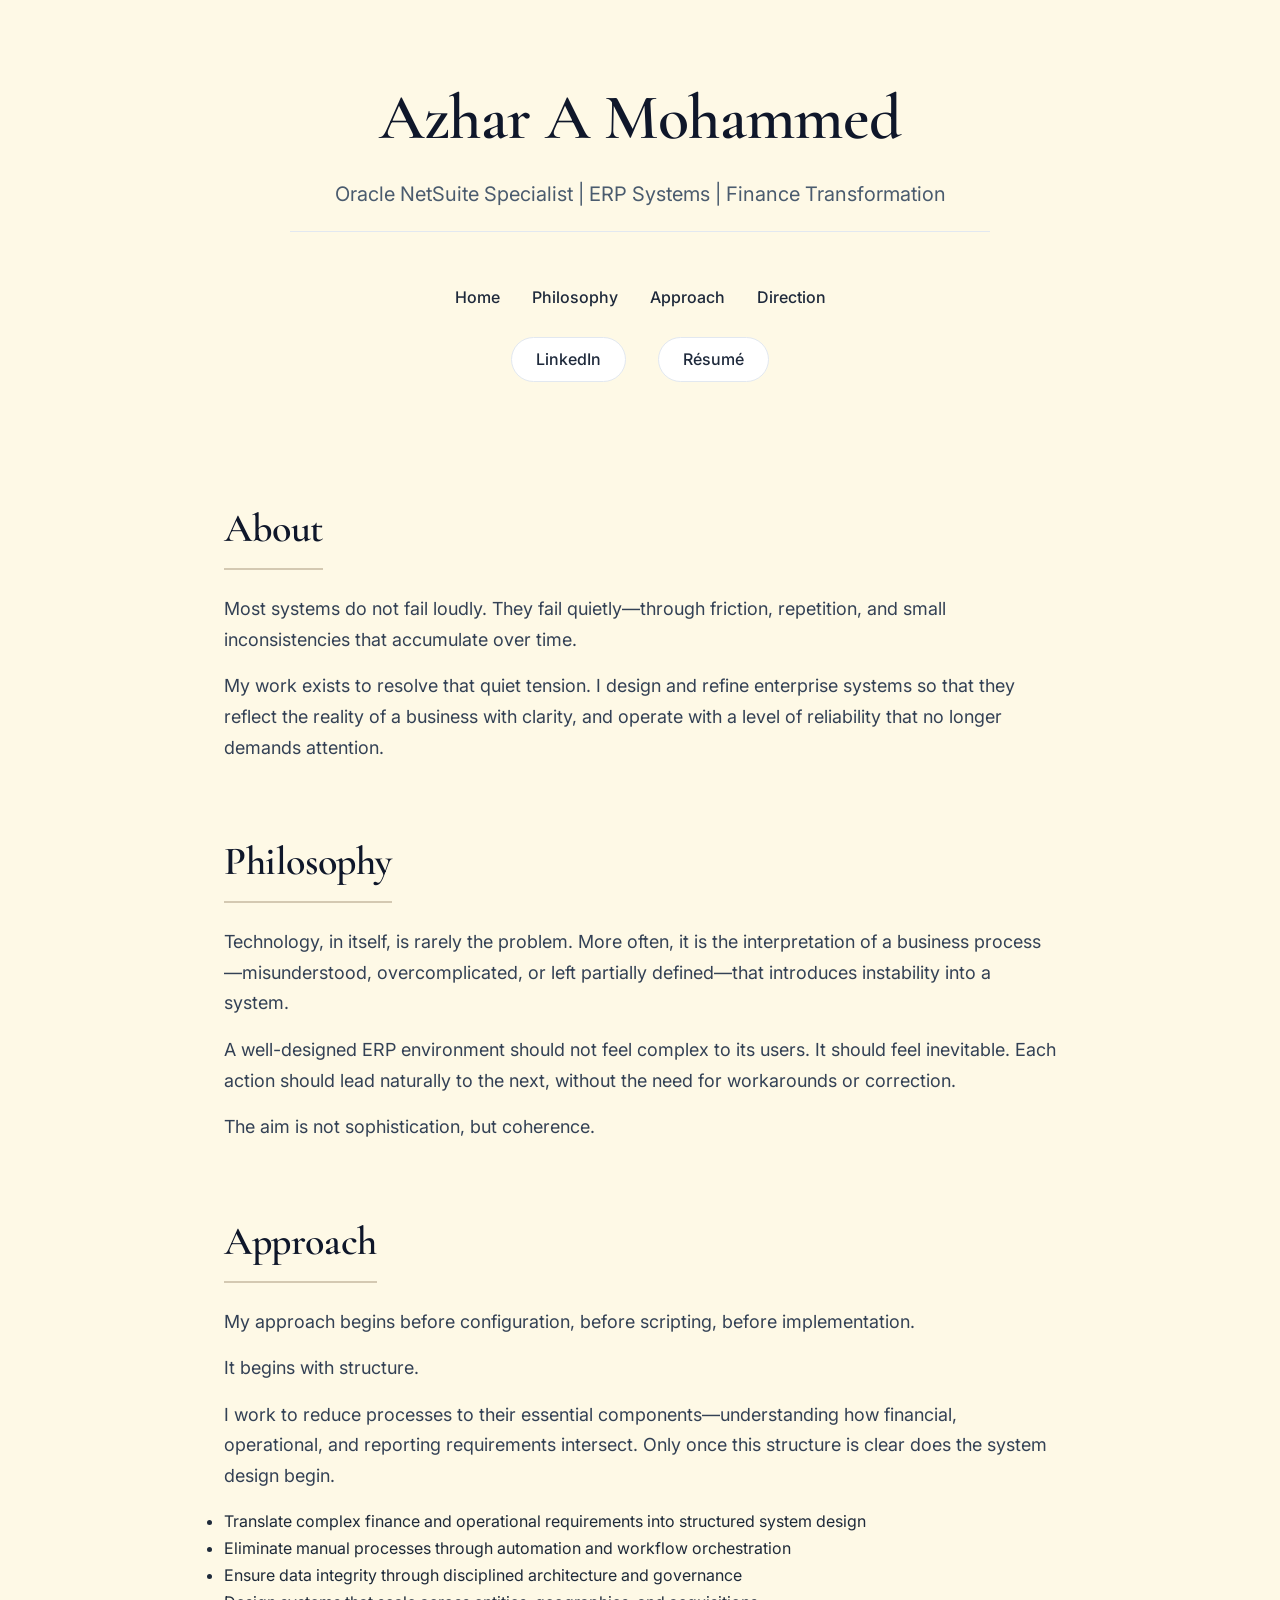
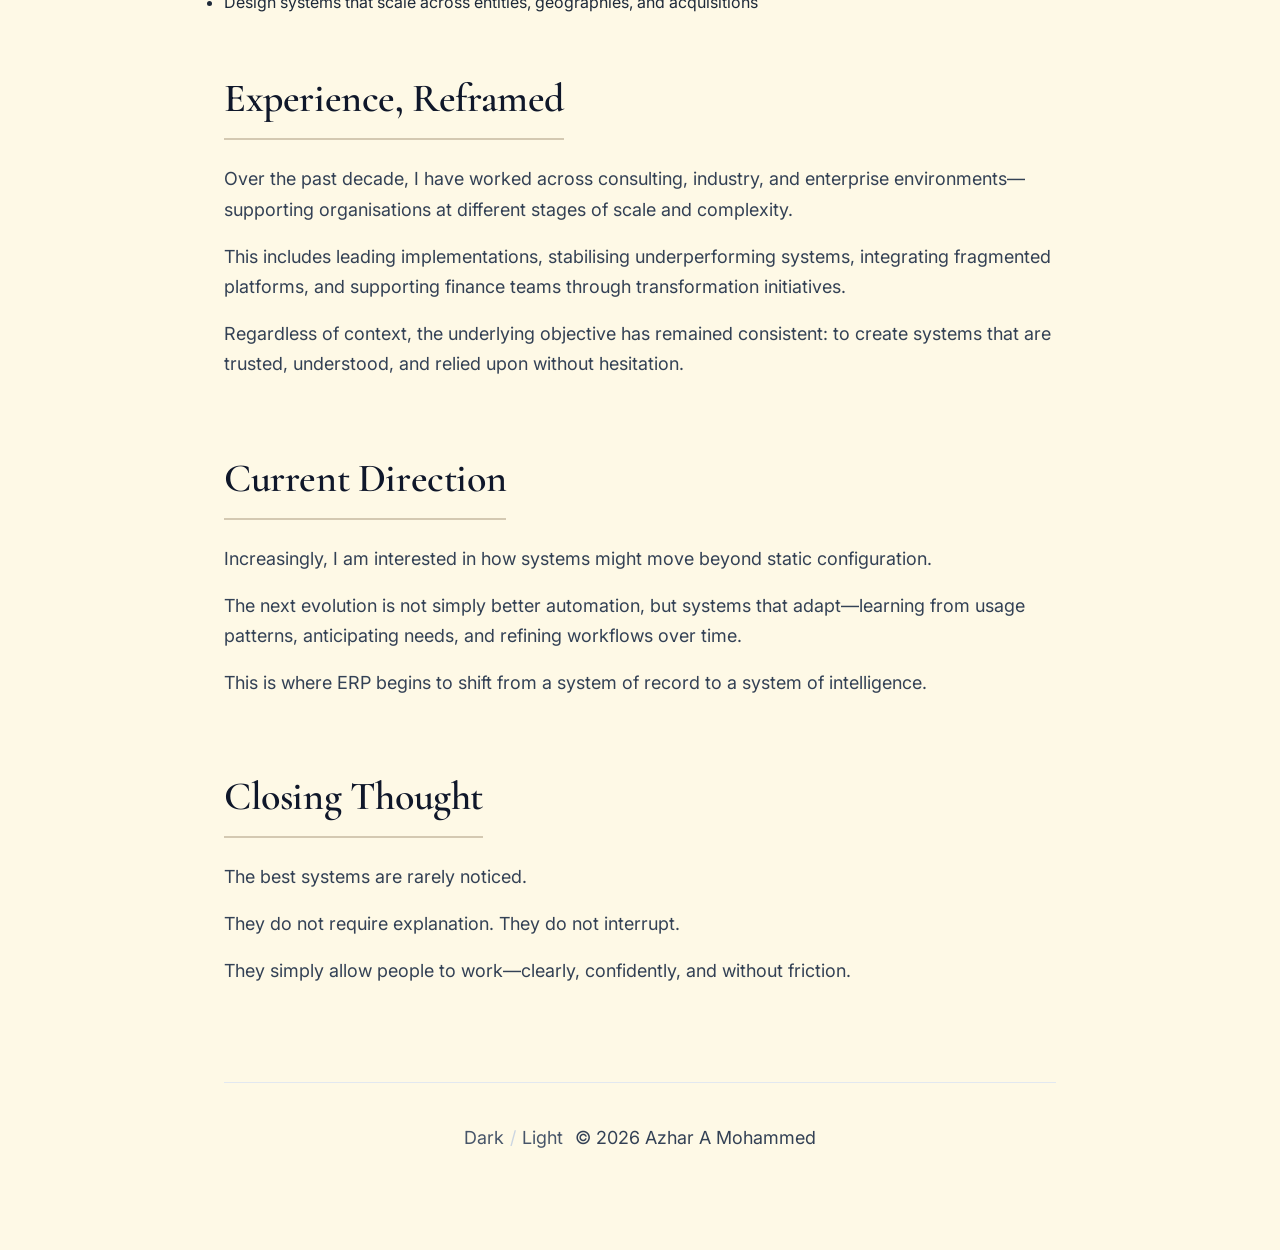
<file: aboutme.html>
<!DOCTYPE html>
<html lang="en">
<head>
  <meta charset="UTF-8">
  <meta name="viewport" content="width=device-width, initial-scale=1.0">
  <title>About | Azhar A Mohammed</title>

  <!-- Fonts (same as index for consistency) -->
  <link rel="preconnect" href="https://fonts.googleapis.com">
  <link rel="preconnect" href="https://fonts.gstatic.com" crossorigin>
  <link href="https://fonts.googleapis.com/css2?family=Inter:wght@300;400;500;600;700&family=Cormorant+Garamond:wght@500;600;700&display=swap" rel="stylesheet">

  <link rel="stylesheet" href="style.css">
</head>
<body>
  <div class="container">

    <!-- Header (consistent with index) -->
    <header>
      <h1>Azhar A Mohammed</h1>
      <p class="subtitle">
        Oracle NetSuite Specialist | ERP Systems | Finance Transformation
      </p>

      <nav>
        <div>
          <a href="index.html">Home</a>
          <a href="#philosophy">Philosophy</a>
          <a href="#approach">Approach</a>
          <a href="#direction">Direction</a>
        </div>
        <div>
          <a href="https://www.linkedin.com/in/contactmeazhar/" class="resume-btn" target="_blank">LinkedIn</a>
          <a href="Azhar_Resume_CC_1.4-1.pdf" class="resume-btn" target="_blank">Résumé</a>
        </div>
      </nav>
    </header>

    <!-- Hero / Opening -->
    <section>
      <h2>About</h2>
      <p>
        Most systems do not fail loudly. They fail quietly—through friction, repetition, and small inconsistencies that accumulate over time.
      </p>
      <p>
        My work exists to resolve that quiet tension. I design and refine enterprise systems so that they reflect the reality of a business with clarity, and operate with a level of reliability that no longer demands attention.
      </p>
    </section>

    <!-- Philosophy -->
    <section id="philosophy">
      <h2>Philosophy</h2>
      <p>
        Technology, in itself, is rarely the problem. More often, it is the interpretation of a business process—misunderstood, overcomplicated, or left partially defined—that introduces instability into a system.
      </p>
      <p>
        A well-designed ERP environment should not feel complex to its users. It should feel inevitable. Each action should lead naturally to the next, without the need for workarounds or correction.
      </p>
      <p>
        The aim is not sophistication, but coherence.
      </p>
    </section>

    <!-- Approach -->
    <section id="approach">
      <h2>Approach</h2>
      <p>
        My approach begins before configuration, before scripting, before implementation.
      </p>
      <p>
        It begins with structure.
      </p>
      <p>
        I work to reduce processes to their essential components—understanding how financial, operational, and reporting requirements intersect. Only once this structure is clear does the system design begin.
      </p>

      <ul class="expertise">
        <li>Translate complex finance and operational requirements into structured system design</li>
        <li>Eliminate manual processes through automation and workflow orchestration</li>
        <li>Ensure data integrity through disciplined architecture and governance</li>
        <li>Design systems that scale across entities, geographies, and acquisitions</li>
      </ul>
    </section>

    <!-- Experience Perspective -->
    <section>
      <h2>Experience, Reframed</h2>
      <p>
        Over the past decade, I have worked across consulting, industry, and enterprise environments—supporting organisations at different stages of scale and complexity.
      </p>
      <p>
        This includes leading implementations, stabilising underperforming systems, integrating fragmented platforms, and supporting finance teams through transformation initiatives.
      </p>
      <p>
        Regardless of context, the underlying objective has remained consistent: to create systems that are trusted, understood, and relied upon without hesitation.
      </p>
    </section>

    <!-- Direction -->
    <section id="direction">
      <h2>Current Direction</h2>
      <p>
        Increasingly, I am interested in how systems might move beyond static configuration.
      </p>
      <p>
        The next evolution is not simply better automation, but systems that adapt—learning from usage patterns, anticipating needs, and refining workflows over time.
      </p>
      <p>
        This is where ERP begins to shift from a system of record to a system of intelligence.
      </p>
    </section>

    <!-- Closing -->
    <section>
      <h2>Closing Thought</h2>
      <p>
        The best systems are rarely noticed.
      </p>
      <p>
        They do not require explanation. They do not interrupt.
      </p>
      <p>
        They simply allow people to work—clearly, confidently, and without friction.
      </p>
    </section>

    <!-- Footer (same logic as index) -->
    <footer>
      <p>
        <span class="theme-switcher-footer">
          <a href="#" id="theme-dark-footer">Dark</a>
          <span class="separator">/</span>
          <a href="#" id="theme-light-footer">Light</a>
        </span>
        © 2026 Azhar A Mohammed
      </p>
    </footer>

  </div>

  <!-- Same JS for theme consistency -->
  <script>
    function setTheme(theme) {
      if (theme === 'dark') {
        document.body.classList.add('dark-mode');
        localStorage.setItem('theme', 'dark');
      } else {
        document.body.classList.remove('dark-mode');
        localStorage.setItem('theme', 'light');
      }
    }

    function initThemeSwitcher() {
      const darkBtn = document.getElementById('theme-dark-footer');
      const lightBtn = document.getElementById('theme-light-footer');

      if (darkBtn && lightBtn) {
        darkBtn.addEventListener('click', (e) => {
          e.preventDefault();
          setTheme('dark');
        });

        lightBtn.addEventListener('click', (e) => {
          e.preventDefault();
          setTheme('light');
        });
      }
    }

    const savedTheme = localStorage.getItem('theme');
    if (savedTheme) {
      setTheme(savedTheme);
    } else {
      setTheme('light');
    }

    initThemeSwitcher();
  </script>

</body>
</html>
</file>
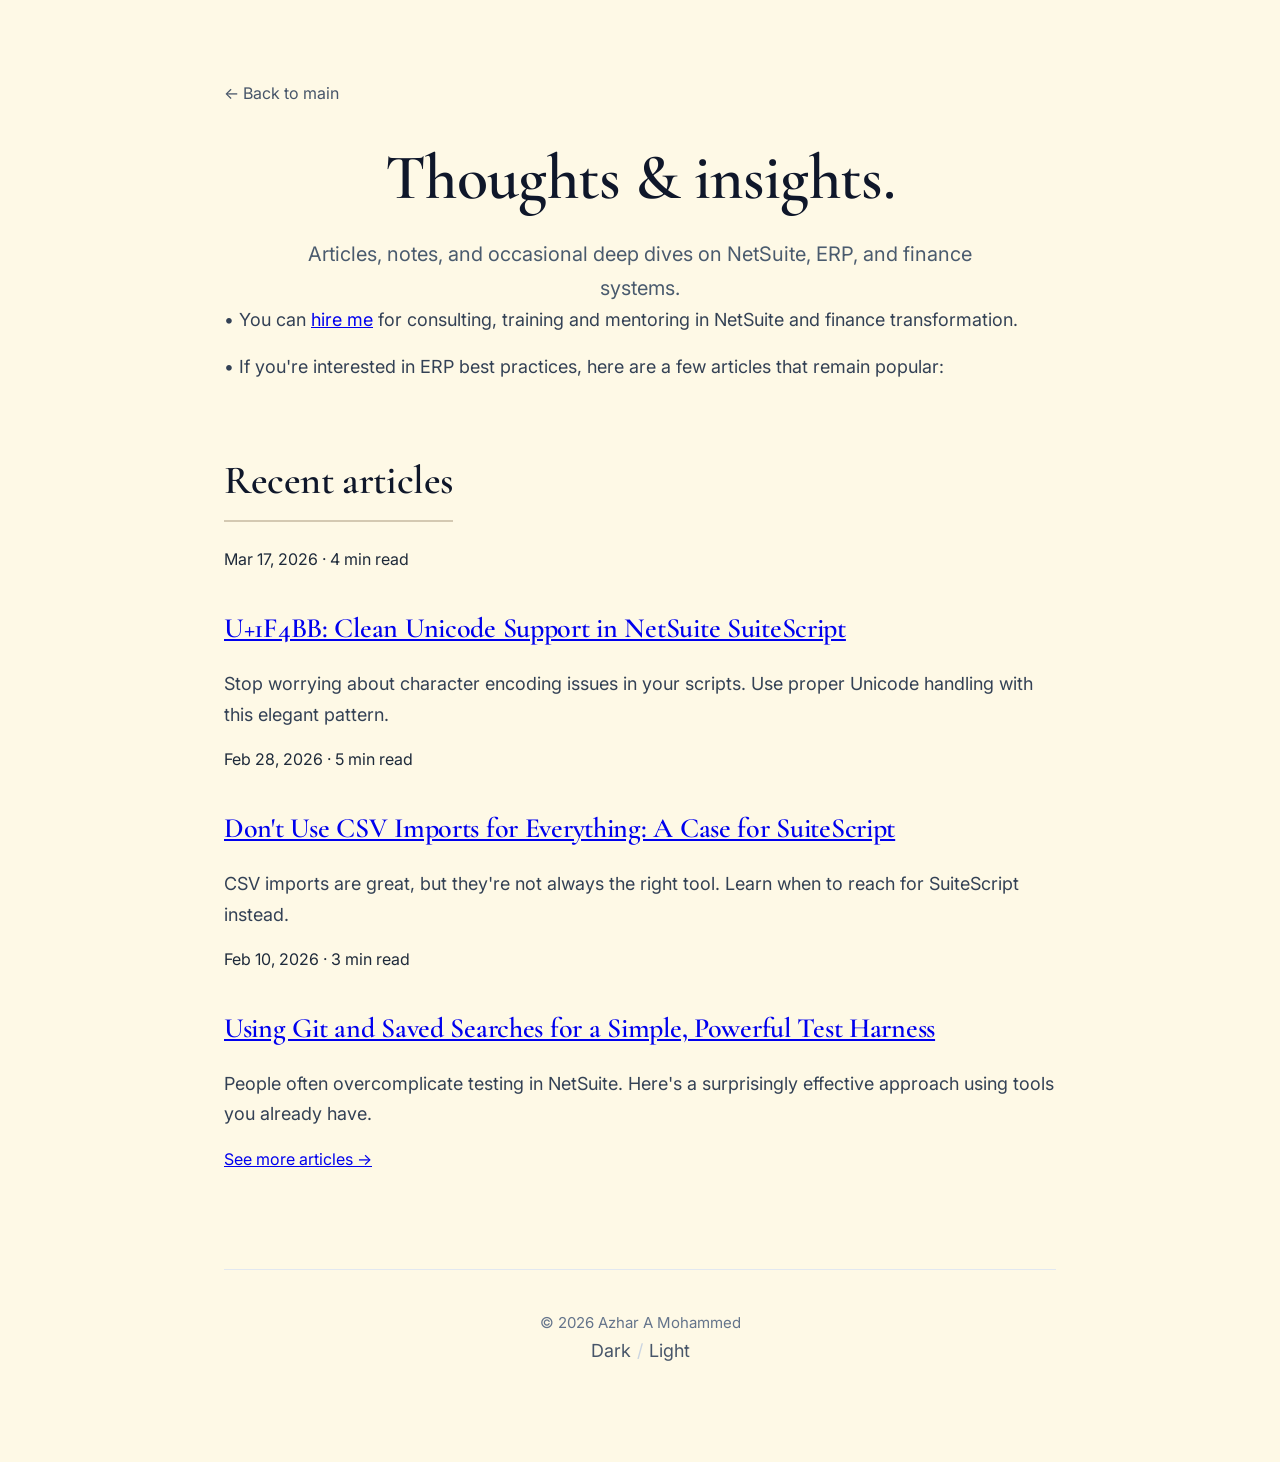
<file: insights.html>
<!DOCTYPE html>
<html lang="en">
<head>
  <meta charset="UTF-8">
  <meta name="viewport" content="width=device-width, initial-scale=1.0">
  <title>Insights | Azhar A Mohammed</title>

  <!-- SEO -->
  <meta name="description" content="Articles, notes, and deep dives on NetSuite, ERP, and finance systems by Azhar A Mohammed - certified Oracle NetSuite Specialist.">
  <meta property="og:title"       content="Insights | Azhar A Mohammed">
  <meta property="og:description" content="Articles, notes, and deep dives on NetSuite, ERP, and finance systems.">
  <meta property="og:type"        content="website">

  <!-- Fonts -->
  <link rel="preconnect" href="https://fonts.googleapis.com">
  <link rel="preconnect" href="https://fonts.gstatic.com" crossorigin>
  <link href="https://fonts.googleapis.com/css2?family=Inter:wght@300;400;500;600;700&display=swap" rel="stylesheet">

  <link rel="icon" href="data:image/svg+xml,<svg xmlns=%22http://www.w3.org/2000/svg%22 viewBox=%220 0 100 100%22><text y=%22.9em%22 font-size=%2290%22>📊</text></svg>">
  <link rel="stylesheet" href="style.css?v=1.1">
</head>
<body>
  <div class="container">
    <a href="index.html" class="back-link">← Back to main</a>

    <h1>Thoughts & insights.</h1>
    <p class="subtitle subtitle-no-border">Articles, notes, and occasional deep dives on NetSuite, ERP, and finance systems.</p>

    <div class="intro-block">
      <p>• You can <a href="hire-me.html">hire me</a> for consulting, training and mentoring in NetSuite and finance transformation.</p>
      <p>• If you're interested in ERP best practices, here are a few articles that remain popular:</p>
    </div>

    <section class="section-plain">
      <h2>Recent articles</h2>

      <div class="article-item">
        <div class="article-meta">Mar 17, 2026 · 4 min read</div>
        <h3><a href="#">U+1F4BB: Clean Unicode Support in NetSuite SuiteScript</a></h3>
        <p>Stop worrying about character encoding issues in your scripts. Use proper Unicode handling with this elegant pattern.</p>
      </div>

      <div class="article-item">
        <div class="article-meta">Feb 28, 2026 · 5 min read</div>
        <h3><a href="#">Don't Use CSV Imports for Everything: A Case for SuiteScript</a></h3>
        <p>CSV imports are great, but they're not always the right tool. Learn when to reach for SuiteScript instead.</p>
      </div>

      <div class="article-item">
        <div class="article-meta">Feb 10, 2026 · 3 min read</div>
        <h3><a href="#">Using Git and Saved Searches for a Simple, Powerful Test Harness</a></h3>
        <p>People often overcomplicate testing in NetSuite. Here's a surprisingly effective approach using tools you already have.</p>
      </div>

      <a href="#" class="more-link">See more articles →</a>
    </section>

    <footer>
       © 2026 Azhar A Mohammed
      <p>
        <span class="theme-switcher-footer">
          <a href="#" id="theme-dark-footer">Dark</a>
          <span class="separator">/</span>
          <a href="#" id="theme-light-footer">Light</a>
        </span>
      </p>
    </footer>
  </div>

 <script data-no-instant>
  // Theme switcher (works with or without InstantClick)
  function setTheme(theme) {
    if (theme === 'dark') {
      document.body.classList.add('dark-mode');
      localStorage.setItem('theme', 'dark');
    } else {
      document.body.classList.remove('dark-mode');
      localStorage.setItem('theme', 'light');
    }
  }

  function initThemeSwitcher() {
    const darkBtn = document.getElementById('theme-dark-footer');
    const lightBtn = document.getElementById('theme-light-footer');
    if (darkBtn && lightBtn) {
      // Remove any existing listeners by cloning
      const newDark = darkBtn.cloneNode(true);
      const newLight = lightBtn.cloneNode(true);
      darkBtn.parentNode.replaceChild(newDark, darkBtn);
      lightBtn.parentNode.replaceChild(newLight, lightBtn);

      document.getElementById('theme-dark-footer').addEventListener('click', (e) => {
        e.preventDefault();
        setTheme('dark');
      });
      document.getElementById('theme-light-footer').addEventListener('click', (e) => {
        e.preventDefault();
        setTheme('light');
      });
    }
  }

  // Load saved theme on page load
  const savedTheme = localStorage.getItem('theme');
  if (savedTheme) {
    setTheme(savedTheme);
  } else {
    // Default to light mode
    setTheme('light');
  }

  // Re‑attach theme switcher after InstantClick page changes
  if (typeof InstantClick !== 'undefined') {
    InstantClick.on('change', initThemeSwitcher);
    InstantClick.init();
  }
  initThemeSwitcher();
</script>
</body>
</html>
</file>
<file: style.css>
/*! Minimalist design – with full dark mode support */
@import url('https://fonts.googleapis.com/css2?family=Inter:wght@300;400;500;600;700&family=Cormorant+Garamond:wght@500;600;700&display=swap');

* {
  margin: 0;
  padding: 0;
  box-sizing: border-box;
}

body {
  background: #fef9e6;  /* warm cream */
  color: #1e2a3a;
  font-family: 'Inter', sans-serif;
  font-weight: 400;
  line-height: 1.7;
  -webkit-font-smoothing: antialiased;
  transition: background 0.3s ease, color 0.2s ease;
}

.container {
  max-width: 880px;
  margin: 0 auto;
  padding: 80px 24px;
}

/* ===== TYPOGRAPHY ===== */
h1, h2, h3 {
  font-family: 'Cormorant Garamond', serif;
  font-weight: 600;
  letter-spacing: -0.01em;
}

h1 {
  font-size: 64px;
  line-height: 1.2;
  margin-bottom: 20px;
  text-align: center;
  color: #0f172a;
}

h2 {
  font-size: 40px;
  margin: 48px 0 24px 0;
  text-align: center;
  color: #0f172a;
  border-bottom: 2px solid #d4c9b2;
  display: inline-block;
  padding-bottom: 6px;
}

h3 {
  font-size: 28px;
  margin: 32px 0 16px 0;
  color: #1e2a3a;
}

p, .lead {
  font-size: 18px;
  line-height: 1.7;
  color: #334155;
  margin-bottom: 1rem;
}

.lead {
  font-size: 1.2rem;
}

.subtitle {
  font-size: 20px;
  font-weight: 400;
  color: #4a5b6e;
  text-align: center;
  max-width: 700px;
  margin: 0 auto 48px auto;
  border-bottom: 1px solid #e2e8f0;
  padding-bottom: 20px;
}

.subtitle-no-border {
  border-bottom: none;
  margin-bottom: 0;
  padding-bottom: 0;
}

/* ===== NAVIGATION ===== */
nav {
  margin: 48px 0 64px 0;
  text-align: center;
}

nav div {
  display: flex;
  gap: 32px;
  flex-wrap: wrap;
  justify-content: center;
  margin-bottom: 20px;
}

nav a {
  text-decoration: none;
  color: #1e293b;
  font-weight: 500;
  font-size: 16px;
  transition: color 0.2s ease;
  padding: 4px 0;
  border-bottom: 2px solid transparent;
}

nav a:hover {
  color: #b78c3c;
  border-bottom-color: #b78c3c;
}

.resume-btn {
  border: 1px solid #e2e8f0;
  padding: 8px 24px;
  border-radius: 40px;
  background: white;
  transition: all 0.2s ease;
}

.resume-btn:hover {
  background: #f1f5f9;
  border-color: #cbd5e1;
  transform: translateY(-1px);
}

/* ===== BACK LINK (hire-me page) ===== */
.back-link {
  display: inline-block;
  margin-bottom: 2rem;
  color: #475569;
  text-decoration: none;
  border-bottom: 1px solid transparent;
  transition: border-color 0.2s;
}
.back-link:hover {
  border-bottom-color: #b78c3c;
  color: #b78c3c;
}

/* ===== HIRE ME PAGE ===== */
.hire-header {
  text-align: center;
  margin-bottom: 3rem;
}

.service-list {
  list-style: none;
  padding: 0;
  margin: 1.5rem 0;
}
.service-list li {
  margin-bottom: 1.2rem;
  padding-left: 1.5rem;
  border-left: 3px solid #b78c3c;
}

.testimonial-grid {
  display: grid;
  grid-template-columns: repeat(auto-fit, minmax(280px, 1fr));
  gap: 2rem;
  margin: 2rem 0;
}
.testimonial {
  background: white;
  border: 1px solid #e2e8f0;
  border-radius: 20px;
  padding: 1.8rem;
  transition: all 0.2s ease;
  box-shadow: 0 1px 3px rgba(0,0,0,0.05);
}
.testimonial:hover {
  transform: translateY(-4px);
  box-shadow: 0 20px 25px -12px rgba(0,0,0,0.1);
  border-color: #cbd5e1;
}
.testimonial p {
  font-style: italic;
  margin-bottom: 1rem;
}
.testimonial .author {
  font-weight: 600;
  color: #b78c3c;
}

.rate-card {
  background: #f8fafc;
  border: 1px solid #e2e8f0;
  border-radius: 20px;
  padding: 2rem;
  margin: 2rem 0;
  text-align: center;
}
.rate-highlight {
  font-size: 2.5rem;
  font-weight: 700;
  color: #b78c3c;
  display: block;
  margin: 0.5rem 0;
}
.rate-note {
  font-size: 0.9rem;
  color: #64748b;
  margin-top: 1rem;
}

.cta-email {
  display: inline-block;
  background: #b78c3c;
  color: white;
  font-weight: 600;
  padding: 0.8rem 2rem;
  border-radius: 40px;
  text-decoration: none;
  margin: 1rem 0;
  transition: all 0.2s ease;
}
.cta-email:hover {
  background: #9b6f2c;
  transform: translateY(-2px);
}
.cta-footer-note {
  margin-top: 1.5rem;
  font-size: 0.9rem;
  color: #64748b;
}

/* ===== FOOTER & THEME SWITCHER ===== */
footer {
  margin-top: 96px;
  text-align: center;
  font-size: 15px;
  color: #64748b;
  border-top: 1px solid #e2e8f0;
  padding-top: 40px;
}
footer p {
  display: flex;
  align-items: center;
  justify-content: center;
  flex-wrap: wrap;
  gap: 12px;
}
.theme-switcher-footer {
  display: inline-flex;
  align-items: center;
  gap: 6px;
}
.theme-switcher-footer a {
  color: #475569;
  text-decoration: none;
  transition: color 0.2s ease;
}
.theme-switcher-footer a:hover {
  color: #b78c3c;
}
.theme-switcher-footer .separator {
  color: #cbd5e1;
}

/* ===== DARK MODE ===== */
body.dark-mode {
  background: #0f172a;
  color: #e2e8f0;
}
body.dark-mode h1,
body.dark-mode h2,
body.dark-mode h3 {
  color: #f1f5f9;
}
body.dark-mode p,
body.dark-mode .lead,
body.dark-mode .subtitle,
body.dark-mode .contact-info,
body.dark-mode .exp-meta,
body.dark-mode .exp-role,
body.dark-mode .exp-date,
body.dark-mode .skills-list li,
body.dark-mode .education-list li,
body.dark-mode .modules li,
body.dark-mode .article-meta,
body.dark-mode .byline,
body.dark-mode .testimonial p,
body.dark-mode .rate-card p,
body.dark-mode .rate-note,
body.dark-mode .cta-footer-note,
body.dark-mode .service-list li {
  color: #cbd5e6;
}
body.dark-mode .subtitle {
  border-bottom-color: #334155;
}
body.dark-mode nav a {
  color: #cbd5e1;
}
body.dark-mode nav a:hover {
  color: #b78c3c;
  border-bottom-color: #b78c3c;
}
body.dark-mode .resume-btn {
  background: #1e293b;
  border-color: #334155;
  color: #f1f5f9;
}
body.dark-mode .resume-btn:hover {
  background: #334155;
}
body.dark-mode .back-link {
  color: #94a3b8;
}
body.dark-mode .back-link:hover {
  color: #b78c3c;
}
body.dark-mode .service-list li {
  border-left-color: #b78c3c;
}
body.dark-mode .testimonial {
  background: #1e293b;
  border-color: #334155;
}
body.dark-mode .testimonial .author {
  color: #b78c3c;
}
body.dark-mode .rate-card {
  background: #1e293b;
  border-color: #334155;
}
body.dark-mode .rate-highlight {
  color: #b78c3c;
}
body.dark-mode .cta-email {
  background: #b78c3c;
  color: white;
}
body.dark-mode .cta-email:hover {
  background: #9b6f2c;
}
body.dark-mode footer {
  border-top-color: #334155;
  color: #94a3b8;
}
body.dark-mode .theme-switcher-footer a {
  color: #94a3b8;
}
body.dark-mode .theme-switcher-footer a:hover {
  color: #b78c3c;
}
body.dark-mode .theme-switcher-footer .separator {
  color: #334155;
}

/* ===== RESPONSIVE ===== */
@media (max-width: 768px) {
  .container {
    padding: 48px 20px;
  }
  h1 {
    font-size: 48px;
  }
  h2 {
    font-size: 32px;
  }
  h3 {
    font-size: 24px;
  }
  .subtitle {
    font-size: 18px;
  }
  nav div {
    gap: 20px;
  }
  .testimonial-grid {
    gap: 1.5rem;
  }
}
</file>
